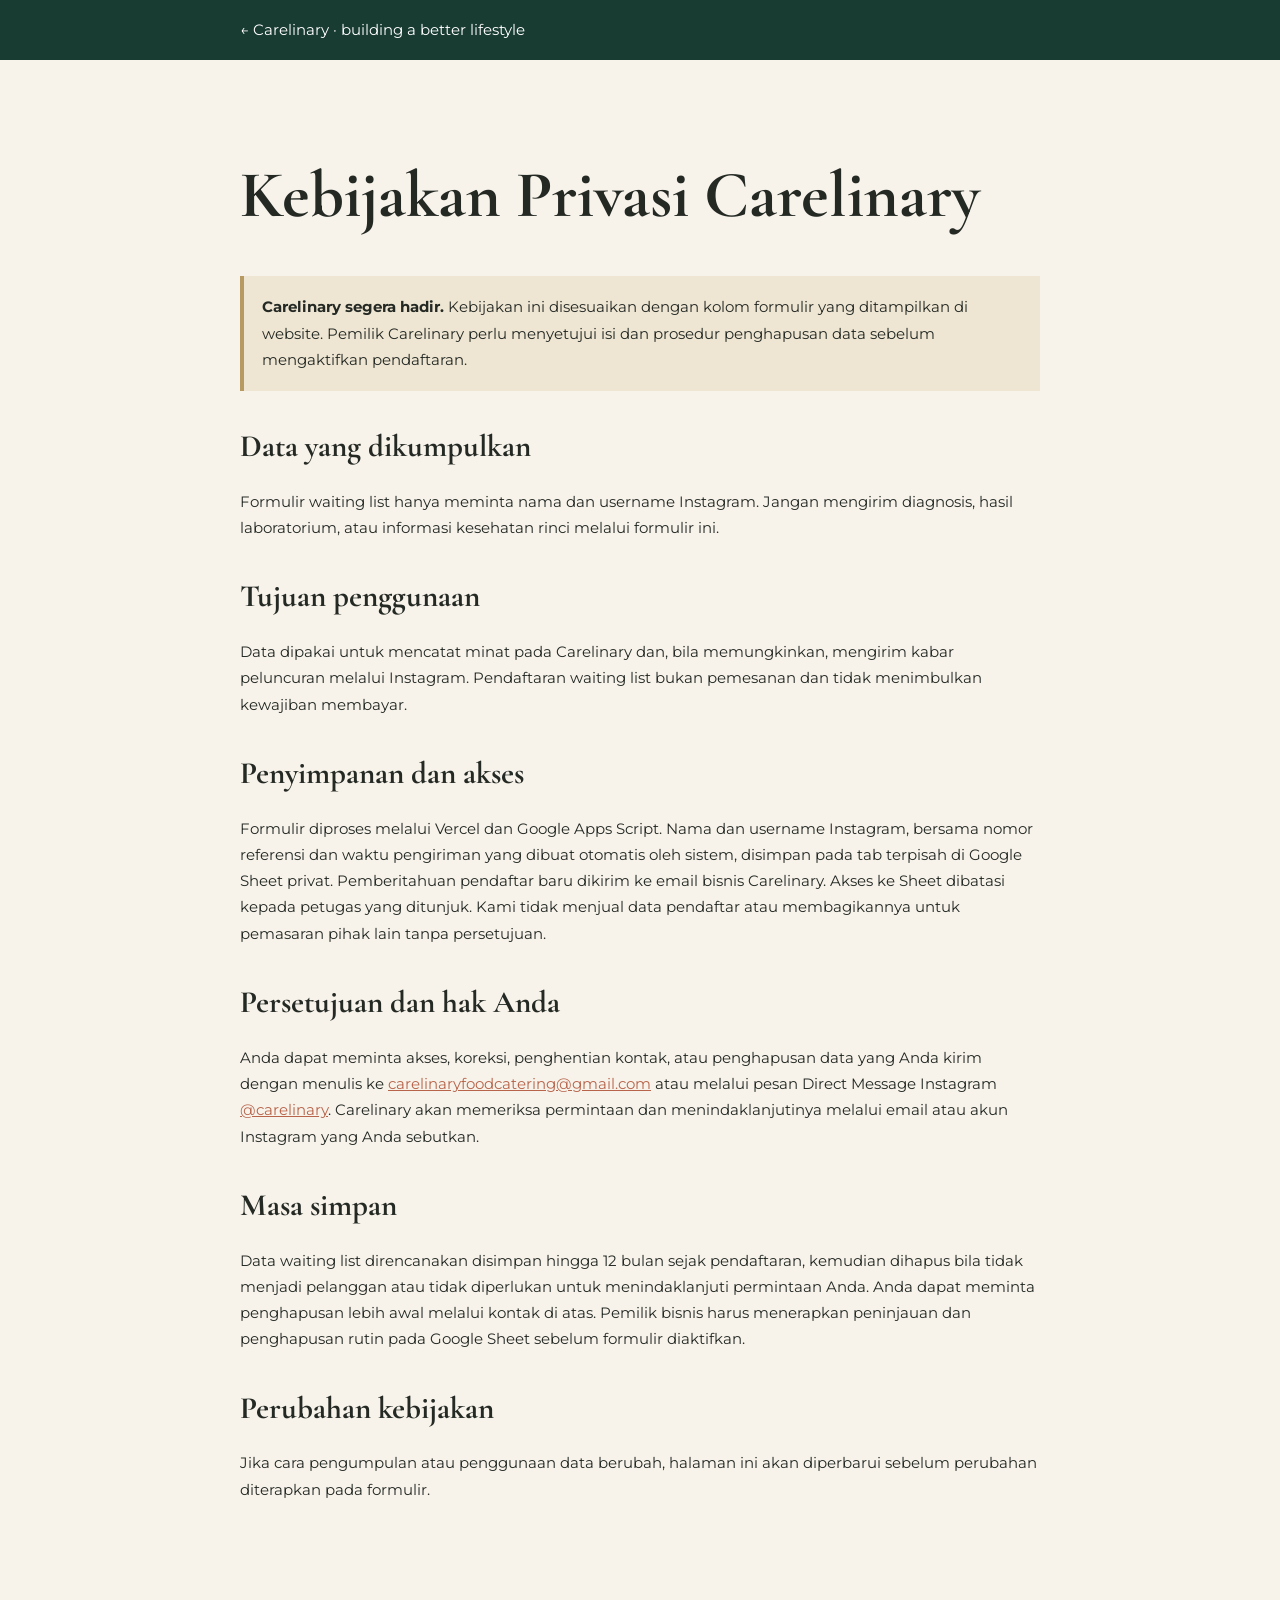
<file: privacy.html>
<!doctype html>
<html lang="id">
<head>
  <meta charset="utf-8">
  <meta name="viewport" content="width=device-width, initial-scale=1">
  <meta name="robots" content="noindex">
  <title>Kebijakan Privasi — Carelinary</title>
  <link rel="icon" type="image/png" href="favicon.png">
  <link rel="preconnect" href="https://fonts.googleapis.com">
  <link rel="preconnect" href="https://fonts.gstatic.com" crossorigin>
  <link href="https://fonts.googleapis.com/css2?family=Cormorant+Garamond:wght@500;600&family=Montserrat:wght@400;500;600&display=swap" rel="stylesheet">
  <style>
    body{margin:0;background:#F7F3EA;color:#242924;font:15px/1.75 Montserrat,Arial,sans-serif}
    header{background:#183B32;color:white;padding:17px max(24px,calc((100vw - 800px)/2))}
    header a{color:white;text-decoration:none}main{max-width:800px;margin:auto;padding:55px 24px 90px}
    h1,h2{font-family:'Cormorant Garamond',Georgia,serif;line-height:1.1}h1{font-size:clamp(44px,6vw,66px)}h2{font-size:31px;margin-top:38px}
    a{color:#B7644B}aside{padding:18px;background:#eee5d2;border-left:4px solid #B79A62}
  </style>
</head>
<body>
<header><a href="/">← Carelinary · building a better lifestyle</a></header>
<main>
  <h1>Kebijakan Privasi Carelinary</h1>
  <aside><strong>Carelinary segera hadir.</strong> Kebijakan ini disesuaikan dengan kolom formulir yang ditampilkan di website. Pemilik Carelinary perlu menyetujui isi dan prosedur penghapusan data sebelum mengaktifkan pendaftaran.</aside>
  <h2>Data yang dikumpulkan</h2>
  <p>Formulir waiting list hanya meminta nama dan username Instagram. Jangan mengirim diagnosis, hasil laboratorium, atau informasi kesehatan rinci melalui formulir ini.</p>
  <h2>Tujuan penggunaan</h2>
  <p>Data dipakai untuk mencatat minat pada Carelinary dan, bila memungkinkan, mengirim kabar peluncuran melalui Instagram. Pendaftaran waiting list bukan pemesanan dan tidak menimbulkan kewajiban membayar.</p>
  <h2>Penyimpanan dan akses</h2>
  <p>Formulir diproses melalui Vercel dan Google Apps Script. Nama dan username Instagram, bersama nomor referensi dan waktu pengiriman yang dibuat otomatis oleh sistem, disimpan pada tab terpisah di Google Sheet privat. Pemberitahuan pendaftar baru dikirim ke email bisnis Carelinary. Akses ke Sheet dibatasi kepada petugas yang ditunjuk. Kami tidak menjual data pendaftar atau membagikannya untuk pemasaran pihak lain tanpa persetujuan.</p>
  <h2>Persetujuan dan hak Anda</h2>
  <p>Anda dapat meminta akses, koreksi, penghentian kontak, atau penghapusan data yang Anda kirim dengan menulis ke <a href="mailto:carelinaryfoodcatering@gmail.com">carelinaryfoodcatering@gmail.com</a> atau melalui pesan Direct Message Instagram <a href="https://www.instagram.com/carelinary/" target="_blank" rel="noopener noreferrer">@carelinary</a>. Carelinary akan memeriksa permintaan dan menindaklanjutinya melalui email atau akun Instagram yang Anda sebutkan.</p>
  <h2>Masa simpan</h2>
  <p>Data waiting list direncanakan disimpan hingga 12 bulan sejak pendaftaran, kemudian dihapus bila tidak menjadi pelanggan atau tidak diperlukan untuk menindaklanjuti permintaan Anda. Anda dapat meminta penghapusan lebih awal melalui kontak di atas. Pemilik bisnis harus menerapkan peninjauan dan penghapusan rutin pada Google Sheet sebelum formulir diaktifkan.</p>
  <h2>Perubahan kebijakan</h2>
  <p>Jika cara pengumpulan atau penggunaan data berubah, halaman ini akan diperbarui sebelum perubahan diterapkan pada formulir.</p>
</main>
</body>
</html>
</file>
